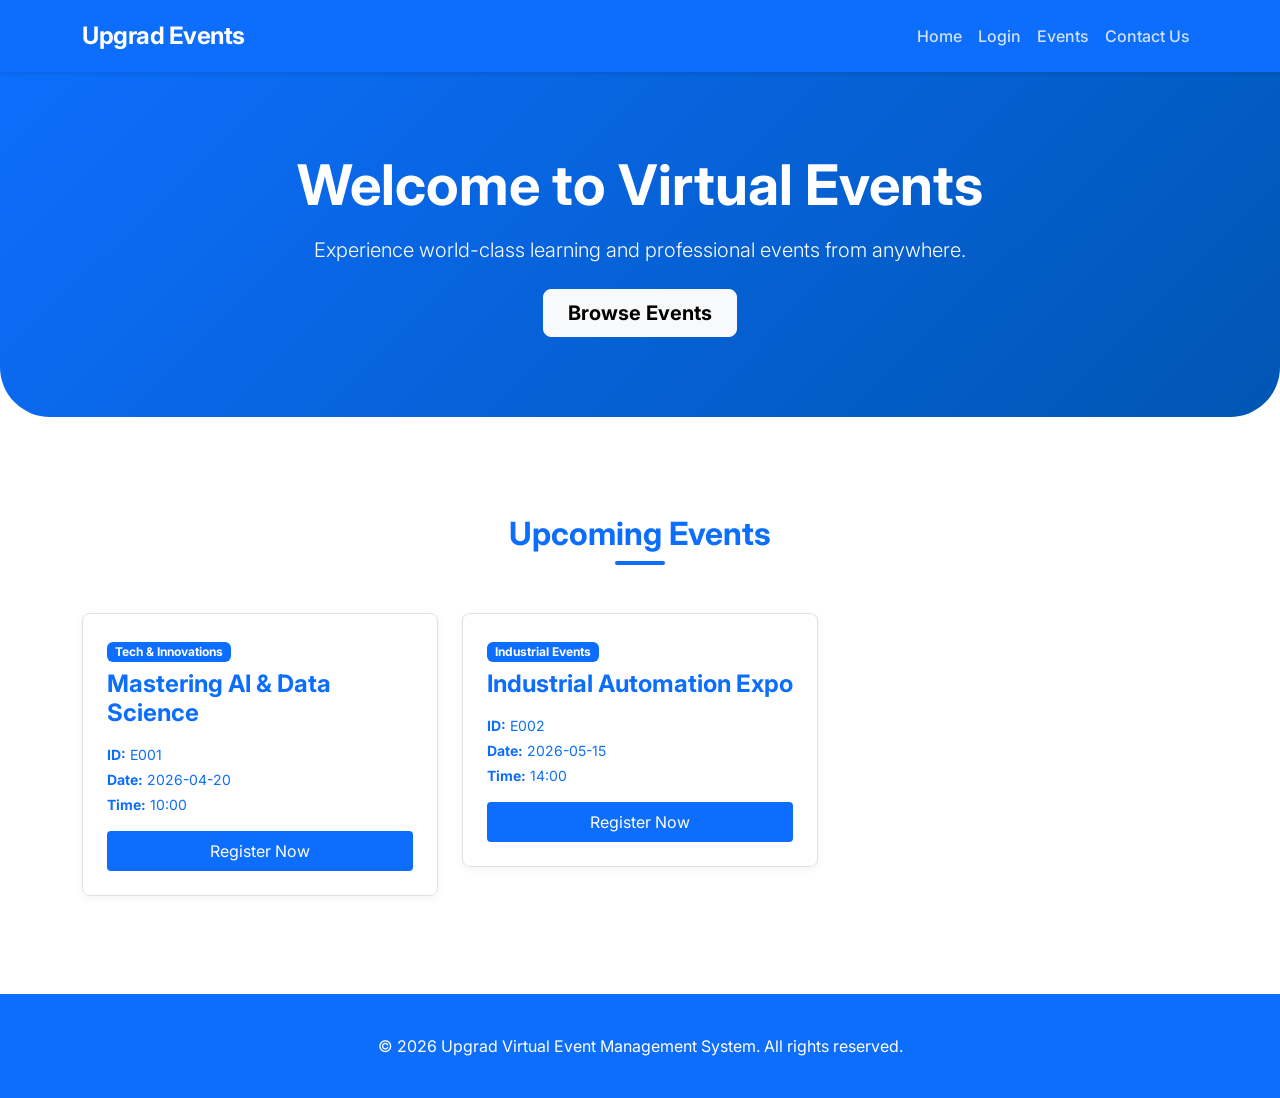
<file: index.html>
<!DOCTYPE html>
<html lang="en">
<head>
    <meta charset="UTF-8">
    <meta name="viewport" content="width=device-width, initial-scale=1.0">
    <title>Upgrad Virtual Event Management System</title>
    <!-- Bootstrap 5 CSS -->
    <link href="https://cdn.jsdelivr.net/npm/bootstrap@5.3.0/dist/css/bootstrap.min.css" rel="stylesheet">
    <!-- Font Awesome -->
    <link rel="stylesheet" href="https://cdnjs.cloudflare.com/ajax/libs/font-awesome/6.0.0/css/all.min.css">
    <!-- Custom CSS -->
    <link rel="stylesheet" href="css/style.css">
</head>
<body>

    <!-- Navbar -->
    <nav class="navbar navbar-expand-lg navbar-dark sticky-top">
        <div class="container">
            <a class="navbar-brand" href="index.html">Upgrad Events</a>
            <button class="navbar-toggler" type="button" data-bs-toggle="collapse" data-bs-target="#navbarNav">
                <span class="navbar-toggler-icon"></span>
            </button>
            <div class="collapse navbar-collapse" id="navbarNav">
                <ul class="navbar-nav ms-auto">
                    <li class="nav-item"><a class="nav-link active" href="index.html">Home</a></li>
                    <li class="nav-item"><a class="nav-link" href="login.html">Login</a></li>
                    <li class="nav-item"><a class="nav-link" href="events.html">Events</a></li>
                    <li class="nav-item"><a class="nav-link" href="contact.html">Contact Us</a></li>
                </ul>
            </div>
        </div>
    </nav>

    <!-- Hero Section -->
    <section class="hero-section text-center">
        <div class="container">
            <h1 class="display-4 fw-bold mb-3">Welcome to Virtual Events</h1>
            <p class="lead mb-4">Experience world-class learning and professional events from anywhere.</p>
            <a href="#events" class="btn btn-light btn-lg px-4 fw-bold">Browse Events</a>
        </div>
    </section>

    <!-- Events Section -->
    <main id="events" class="container py-5">
        <div class="row mb-5 text-center">
            <div class="col-12">
                <h2 class="fw-bold">Upcoming Events</h2>
                <div class="bg-primary mx-auto" style="width: 50px; height: 4px; border-radius: 2px;"></div>
            </div>
        </div>

        <div class="row g-4" id="eventList">
            <!-- Events will be rendered here by JS -->
        </div>
    </main>

    <!-- Footer -->
    <footer>
        <div class="container text-center">
            <p class="mb-0">© 2026 Upgrad Virtual Event Management System. All rights reserved.</p>
        </div>
    </footer>

    <!-- Bootstrap JS Bundle -->
    <script src="https://cdn.jsdelivr.net/npm/bootstrap@5.3.0/dist/js/bootstrap.bundle.min.js"></script>
    <script src="js/app.js"></script>
    <script>
        document.addEventListener('DOMContentLoaded', () => {
            renderEvents();
        });

        function renderEvents() {
            const events = JSON.parse(localStorage.getItem('events')) || [];
            const eventList = document.getElementById('eventList');
            eventList.innerHTML = '';

            if (events.length === 0) {
                eventList.innerHTML = '<div class="col-12 text-center text-muted">No upcoming events found.</div>';
                return;
            }

            events.forEach(event => {
                const card = `
                    <div class="col-md-6 col-lg-4">
                        <div class="custom-card p-4">
                            <span class="badge bg-primary mb-2">${event.category}</span>
                            <h4 class="fw-bold mb-3">${event.name}</h4>
                            <div class="small">
                                <p class="mb-1"><strong>ID:</strong> ${event.id}</p>
                                <p class="mb-1"><strong>Date:</strong> ${event.date}</p>
                                <p class="mb-3"><strong>Time:</strong> ${event.time}</p>
                            </div>
                            <button onclick="registerEvent('${event.id}')" class="btn btn-primary w-100">Register Now</button>
                        </div>
                    </div>
                `;
                eventList.innerHTML += card;
            });
        }

        function registerEvent(id) {
            window.location.href = `register.html?id=${id}`;
        }
    </script>
</body>
</html>
</file>
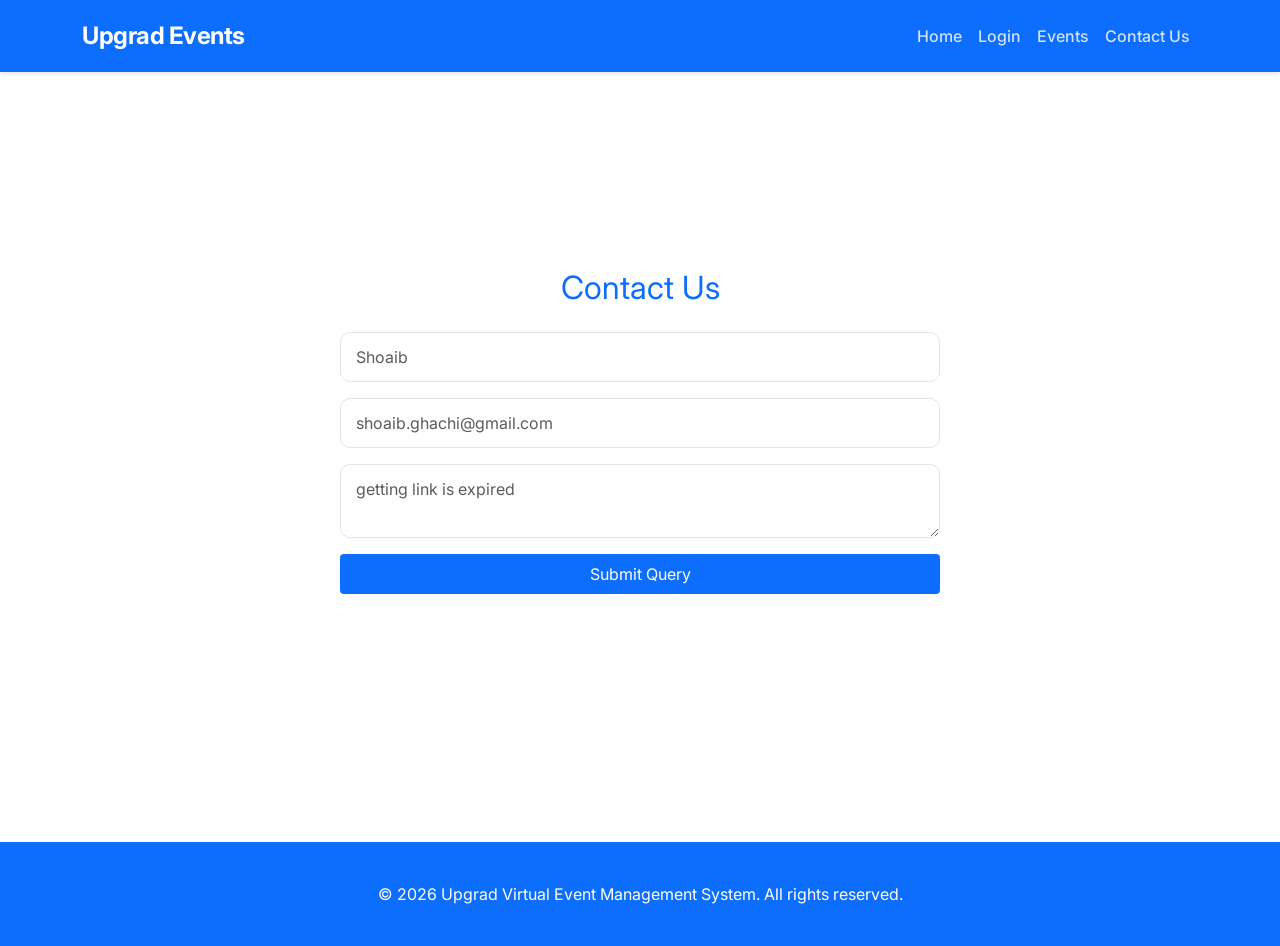
<file: contact.html>
<!DOCTYPE html>
<html lang="en">
<head>
    <meta charset="UTF-8">
    <meta name="viewport" content="width=device-width, initial-scale=1.0">
    <title>Contact Us - Upgrad Virtual Event Management System</title>
    <!-- Bootstrap 5 CSS -->
    <link href="https://cdn.jsdelivr.net/npm/bootstrap@5.3.0/dist/css/bootstrap.min.css" rel="stylesheet">
    <!-- Custom CSS -->
    <link rel="stylesheet" href="css/style.css">
</head>
<body>

    <!-- Navbar -->
    <nav class="navbar navbar-expand-lg navbar-dark sticky-top">
        <div class="container">
            <a class="navbar-brand" href="index.html">Upgrad Events</a>
            <div class="collapse navbar-collapse" id="navbarNav">
                <ul class="navbar-nav ms-auto">
                    <li class="nav-item"><a class="nav-link" href="index.html">Home</a></li>
                    <li class="nav-item"><a class="nav-link" href="login.html">Login</a></li>
                    <li class="nav-item"><a class="nav-link" href="events.html">Events</a></li>
                    <li class="nav-item"><a class="nav-link" href="contact.html">Contact Us</a></li>
                </ul>
            </div>
        </div>
    </nav>

    <div class="container py-5 d-flex justify-content-center align-items-center" style="min-height: 80vh;">
        <div style="width: 100%; max-width: 600px;">
            <h2 class="text-center mb-4 fw-normal">Contact Us</h2>
            <form id="contactForm">
                <div class="mb-3">
                    <input type="text" class="form-control" id="contactName" placeholder="Shoaib" required>
                </div>
                <div class="mb-3">
                    <input type="email" class="form-control" id="contactEmail" placeholder="shoaib.ghachi@gmail.com" required>
                </div>
                <div class="mb-3">
                    <textarea class="form-control" id="contactMessage" rows="2" placeholder="getting link is expired" required></textarea>
                </div>
                <button type="submit" class="btn btn-primary w-100">Submit Query</button>
            </form>
        </div>
    </div>

    <!-- Footer -->
    <footer>
        <div class="container text-center">
            <p class="mb-0">© 2026 Upgrad Virtual Event Management System. All rights reserved.</p>
        </div>
    </footer>

    <!-- Bootstrap JS Bundle -->
    <script src="https://cdn.jsdelivr.net/npm/bootstrap@5.3.0/dist/js/bootstrap.bundle.min.js"></script>
    <script src="js/app.js"></script>
    <script>
        document.getElementById('contactForm').addEventListener('submit', function(e) {
            e.preventDefault();
            const name = document.getElementById('contactName').value;
            const email = document.getElementById('contactEmail').value;
            const message = document.getElementById('contactMessage').value;

            console.log('Contact Feedback:', { name, email, message });
            alert('Your query has been submitted successfully.');
            this.reset();
        });
    </script>
</body>
</html>
</file>
<file: css/style.css>
@import url('https://fonts.googleapis.com/css2?family=Inter:wght@300;400;500;600;700&display=swap');

:root {
    --primary-color: #0d6efd; /* Vibrant Bootstrap Blue */
    --secondary-color: #0056b3;
    --dark-color: #0d6efd; /* Header/Navbar Blue */
    --success-color: #198754; /* Green for Register/Add */
    --danger-color: #dc3545; /* Red for Delete/Logout */
    --light-bg: #ffffff;
    --card-bg: #ffffff;
    --border-color: #dee2e6;
    --transition: all 0.3s ease;
}

body {
    font-family: 'Inter', sans-serif;
    background-color: var(--light-bg);
    color: var(--dark-color);
    overflow-x: hidden;
}

/* Navbar Styling */
.navbar {
    background: var(--primary-color) !important;
    padding: 0.8rem 0;
    box-shadow: 0 2px 4px rgba(0,0,0,0.1);
}

.navbar-brand {
    font-weight: 700;
    font-size: 1.5rem;
    color: #fff !important;
    letter-spacing: -0.5px;
}

.nav-link {
    color: rgba(255,255,255,0.8) !important;
    font-weight: 500;
    transition: var(--transition);
}

.nav-link:hover {
    color: var(--secondary-color) !important;
}

/* Hero Section */
.hero-section {
    background: linear-gradient(135deg, var(--primary-color), var(--secondary-color));
    color: white;
    padding: 80px 0;
    margin-bottom: 50px;
    border-radius: 0 0 50px 50px;
}

/* Card Styling */
.custom-card {
    border: 1px solid var(--border-color);
    border-radius: 8px;
    background: var(--card-bg);
    box-shadow: 0 2px 10px rgba(0,0,0,0.05);
    transition: var(--transition);
}

.section-box {
    border: 1px solid var(--border-color);
    border-radius: 5px;
    padding: 20px;
    margin-bottom: 20px;
}

.btn-primary {
    background: var(--primary-color);
    border: none;
    border-radius: 4px;
    padding: 8px 20px;
}

.btn-success {
    background: var(--success-color);
    border: none;
    border-radius: 4px;
}

.btn-danger {
    background: var(--danger-color);
    border: none;
    border-radius: 4px;
}

/* Forms */
.form-control {
    border-radius: 10px;
    padding: 12px 15px;
    border: 1px solid #e1e4e8;
}

.form-control:focus {
    box-shadow: 0 0 0 3px rgba(78, 84, 200, 0.2);
    border-color: var(--primary-color);
}

/* Dashboard Specific */
.admin-sidebar {
    background: #fff;
    border-radius: 15px;
    padding: 20px;
    box-shadow: 0 5px 15px rgba(0,0,0,0.05);
}

/* Footer (Optional addition for professional look) */
footer {
    padding: 40px 0;
    background: var(--dark-color);
    color: #fff;
    margin-top: 50px;
}
</file>
